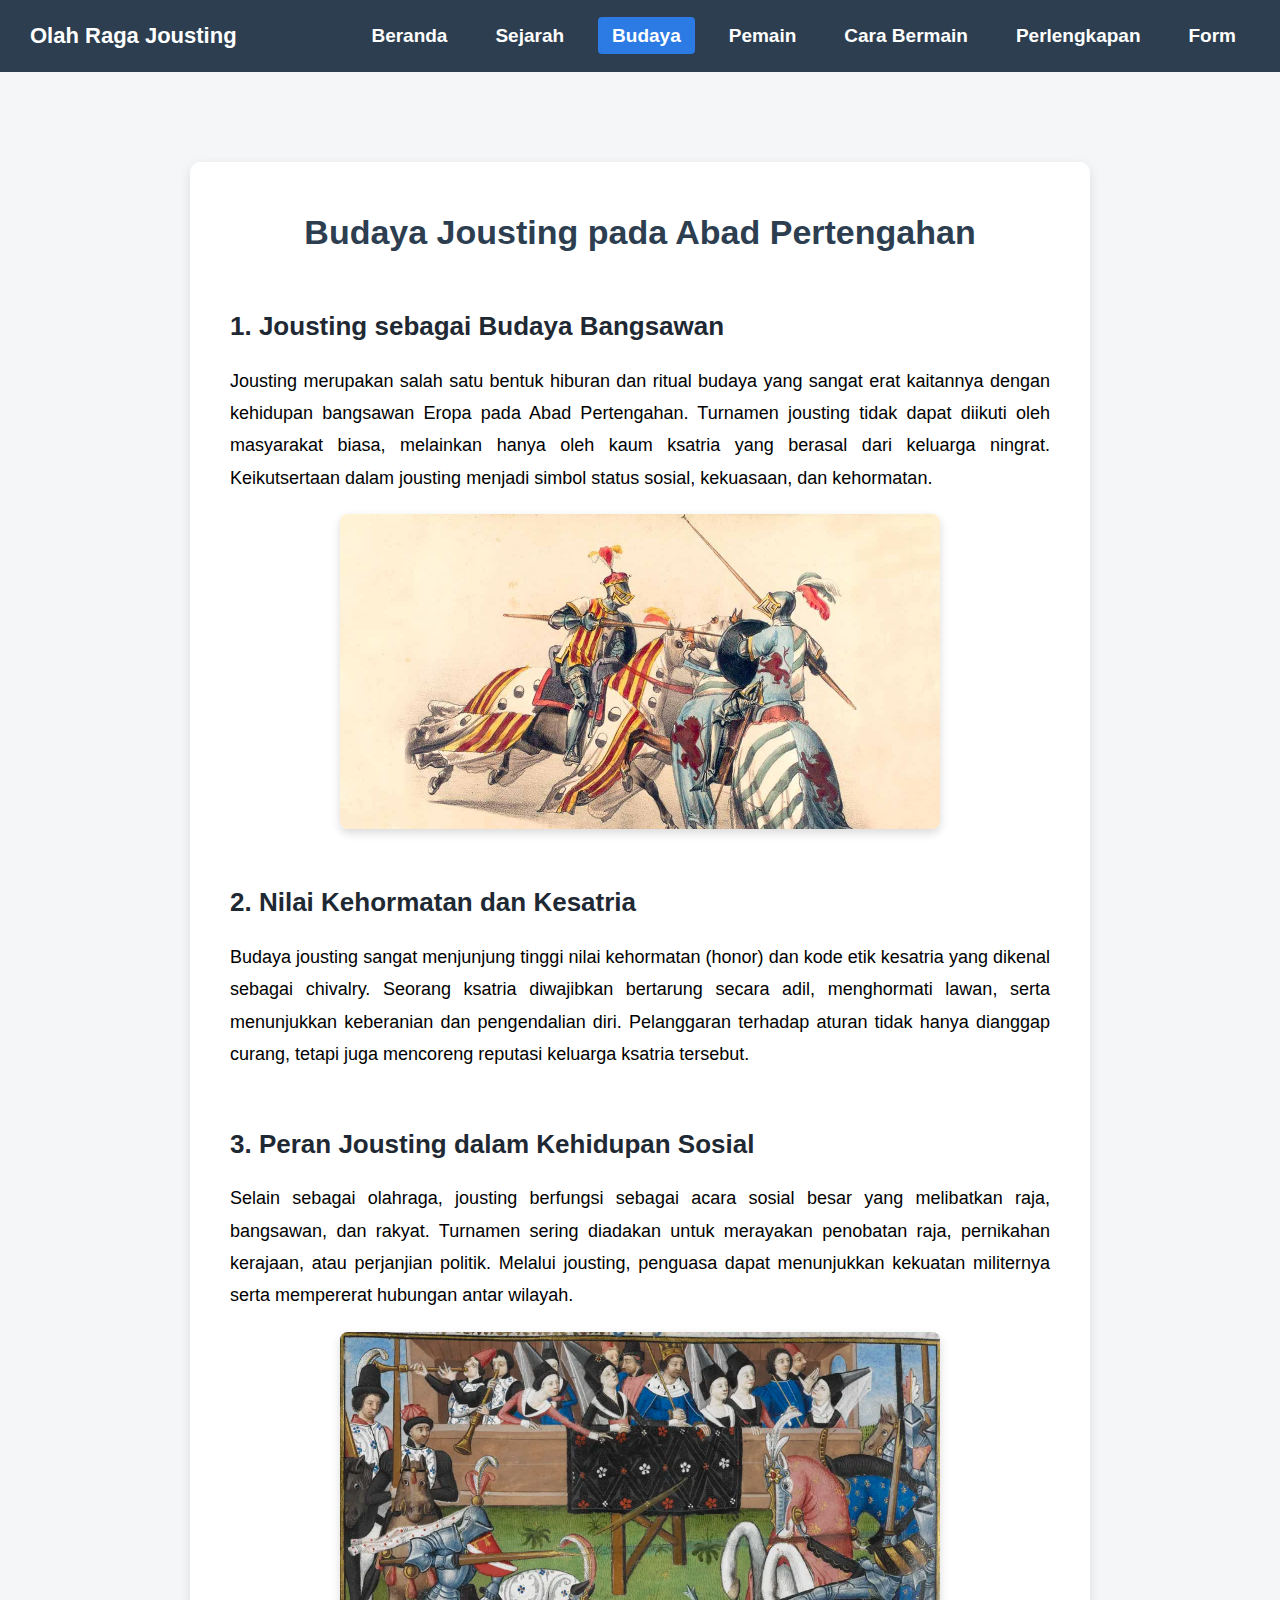
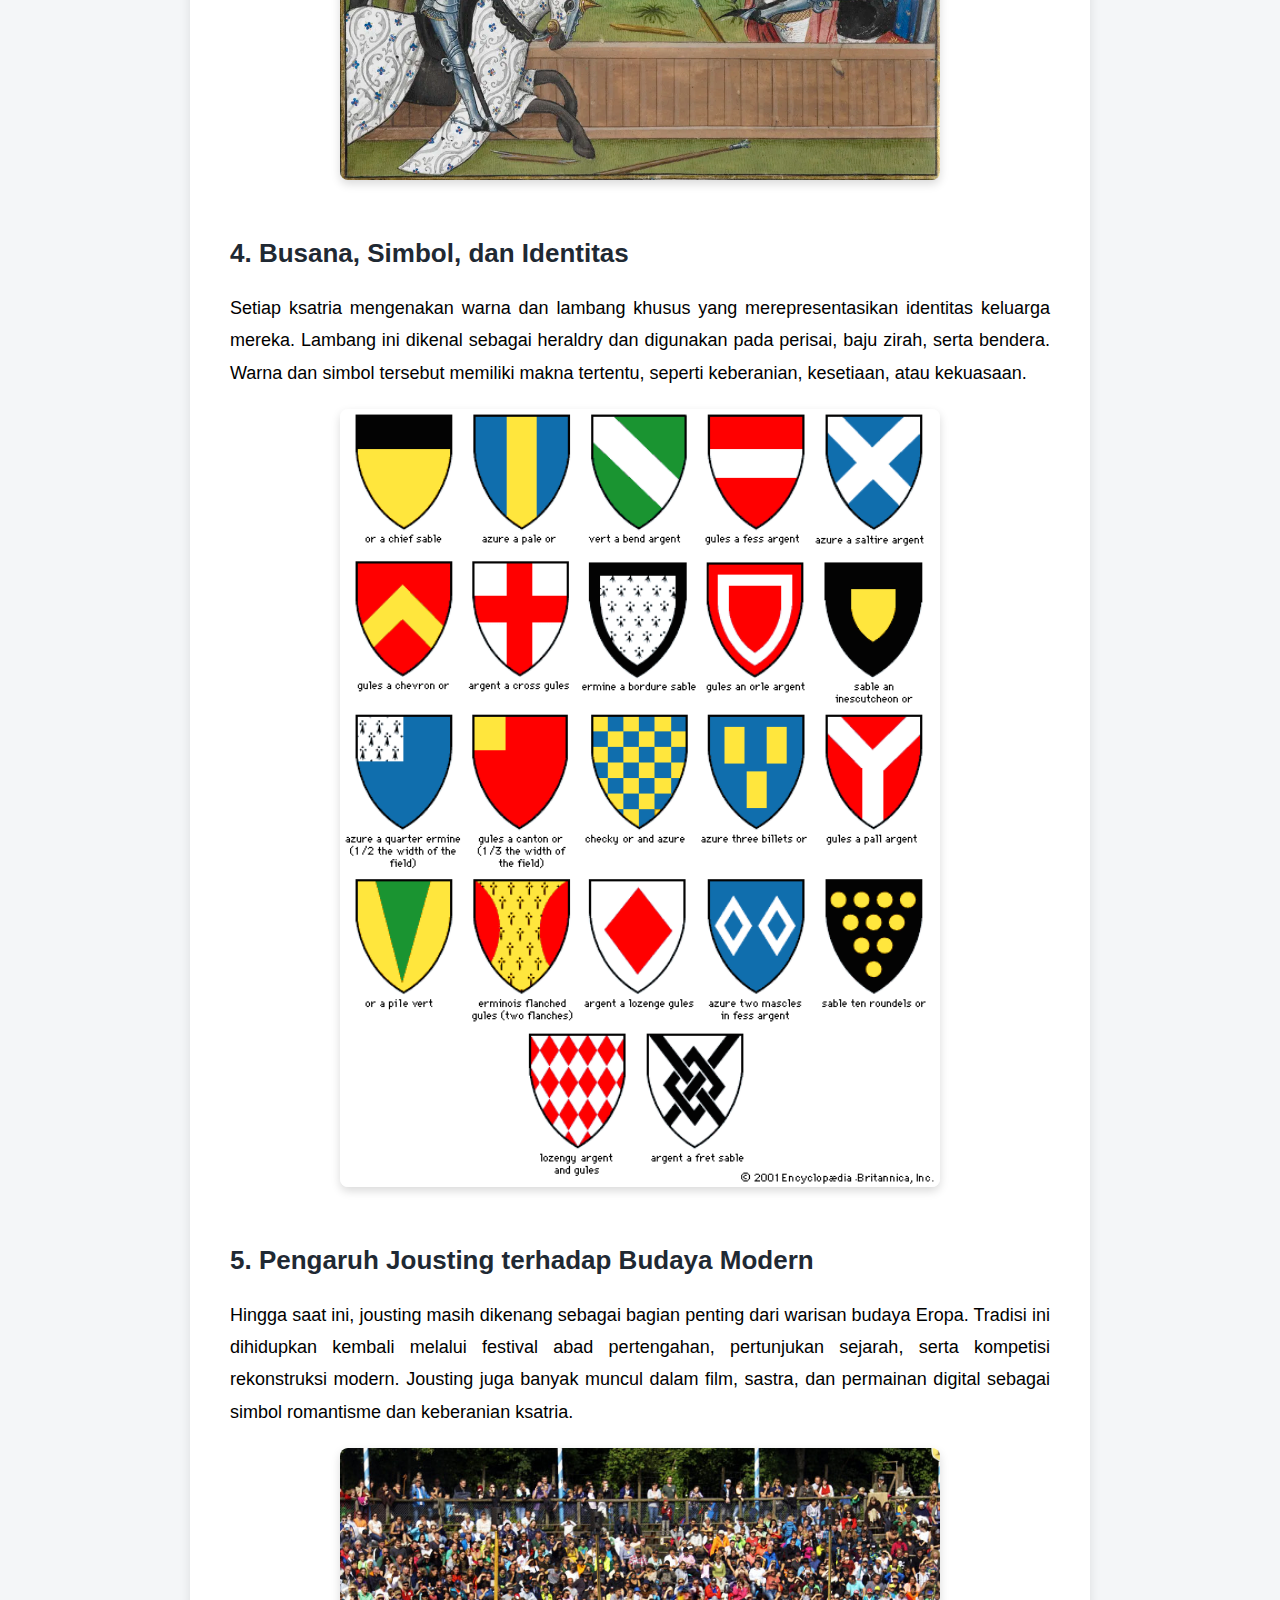
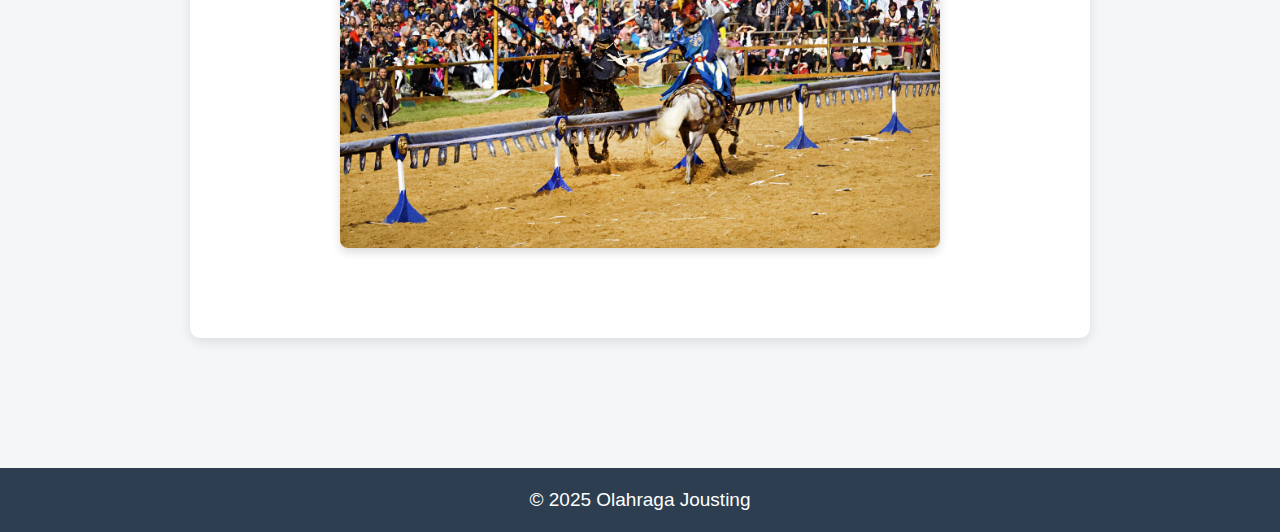
<file: navbar/budaya.html>
<!DOCTYPE html>
<html lang="id">
<head>
  <meta charset="UTF-8">
  <meta name="author" content="Bryan Ranindito Prevalno">
  <meta name="keywords" content="HTML,belajar">
  <meta name="description" content="pembelajaran HTML">
  <title>Olah Raga Jousting</title>
  <link rel="stylesheet" href="../style.css">
</head>

<body>

  
  <header>
    <nav class="navbar">
      <div class="logo"> <h2>Olah Raga Jousting</h2></div>
      <ul class="nav-links">
       <li><a href="../index.html" >Beranda</a></li>
       <li><a href="Sejarah.html">Sejarah</a></li>
       <li><a href="budaya.html"class="active">Budaya</a></li>
        <li><a href="pemain.html">Pemain</a></li>
        <li><a href="cara bermain.html">Cara Bermain</a></li>
        <li><a href="perlengkapan.html">Perlengkapan</a></li>
        <li><a href="Form.html">Form</a></li>      
        </ul>
    </nav>
  </header>
<main>
<section class="content budaya">
  <h1 class="judul-halaman">Budaya Jousting pada Abad Pertengahan</h1>

  <section class="budaya-section">
    <h2>1. Jousting sebagai Budaya Bangsawan</h2>
    <p>
      Jousting merupakan salah satu bentuk hiburan dan ritual budaya yang sangat erat
      kaitannya dengan kehidupan bangsawan Eropa pada Abad Pertengahan. Turnamen jousting
      tidak dapat diikuti oleh masyarakat biasa, melainkan hanya oleh kaum ksatria yang
      berasal dari keluarga ningrat. Keikutsertaan dalam jousting menjadi simbol status
      sosial, kekuasaan, dan kehormatan.
    </p>
    <img src="../img/jousting-medieval-illustration.jpg" alt="Ilustrasi jousting abad pertengahan">
  </section>

  <section class="budaya-section">
    <h2>2. Nilai Kehormatan dan Kesatria</h2>
    <p>
      Budaya jousting sangat menjunjung tinggi nilai kehormatan (honor) dan kode etik
      kesatria yang dikenal sebagai chivalry. Seorang ksatria diwajibkan bertarung secara
      adil, menghormati lawan, serta menunjukkan keberanian dan pengendalian diri.
      Pelanggaran terhadap aturan tidak hanya dianggap curang, tetapi juga mencoreng
      reputasi keluarga ksatria tersebut.
    </p>
  </section>

  <section class="budaya-section">
    <h2>3. Peran Jousting dalam Kehidupan Sosial</h2>
    <p>
      Selain sebagai olahraga, jousting berfungsi sebagai acara sosial besar yang
      melibatkan raja, bangsawan, dan rakyat. Turnamen sering diadakan untuk merayakan
      penobatan raja, pernikahan kerajaan, atau perjanjian politik. Melalui jousting,
      penguasa dapat menunjukkan kekuatan militernya serta mempererat hubungan antar
      wilayah.
    </p>
    <img src="../img/medieval-tournament-crowd.jpg" alt="Turnamen jousting dan penonton">
  </section>

  <section class="budaya-section">
    <h2>4. Busana, Simbol, dan Identitas</h2>
    <p>
      Setiap ksatria mengenakan warna dan lambang khusus yang merepresentasikan identitas
      keluarga mereka. Lambang ini dikenal sebagai heraldry dan digunakan pada perisai,
      baju zirah, serta bendera. Warna dan simbol tersebut memiliki makna tertentu, seperti
      keberanian, kesetiaan, atau kekuasaan.
    </p>
    <img src="../img/heraldry-shield.jpg" alt="Contoh lambang heraldry ksatria">
  </section>

  <section class="budaya-section">
    <h2>5. Pengaruh Jousting terhadap Budaya Modern</h2>
    <p>
      Hingga saat ini, jousting masih dikenang sebagai bagian penting dari warisan budaya
      Eropa. Tradisi ini dihidupkan kembali melalui festival abad pertengahan, pertunjukan
      sejarah, serta kompetisi rekonstruksi modern. Jousting juga banyak muncul dalam
      film, sastra, dan permainan digital sebagai simbol romantisme dan keberanian ksatria.
    </p>
    <img src="../img/modern-jousting-festival.jpg" alt="Reenactment jousting modern">
  </section>
</section>
</main>
<footer class="footer">
  <p>&copy; 2025 Olahraga Jousting</p>
</footer>

</body>
</file>
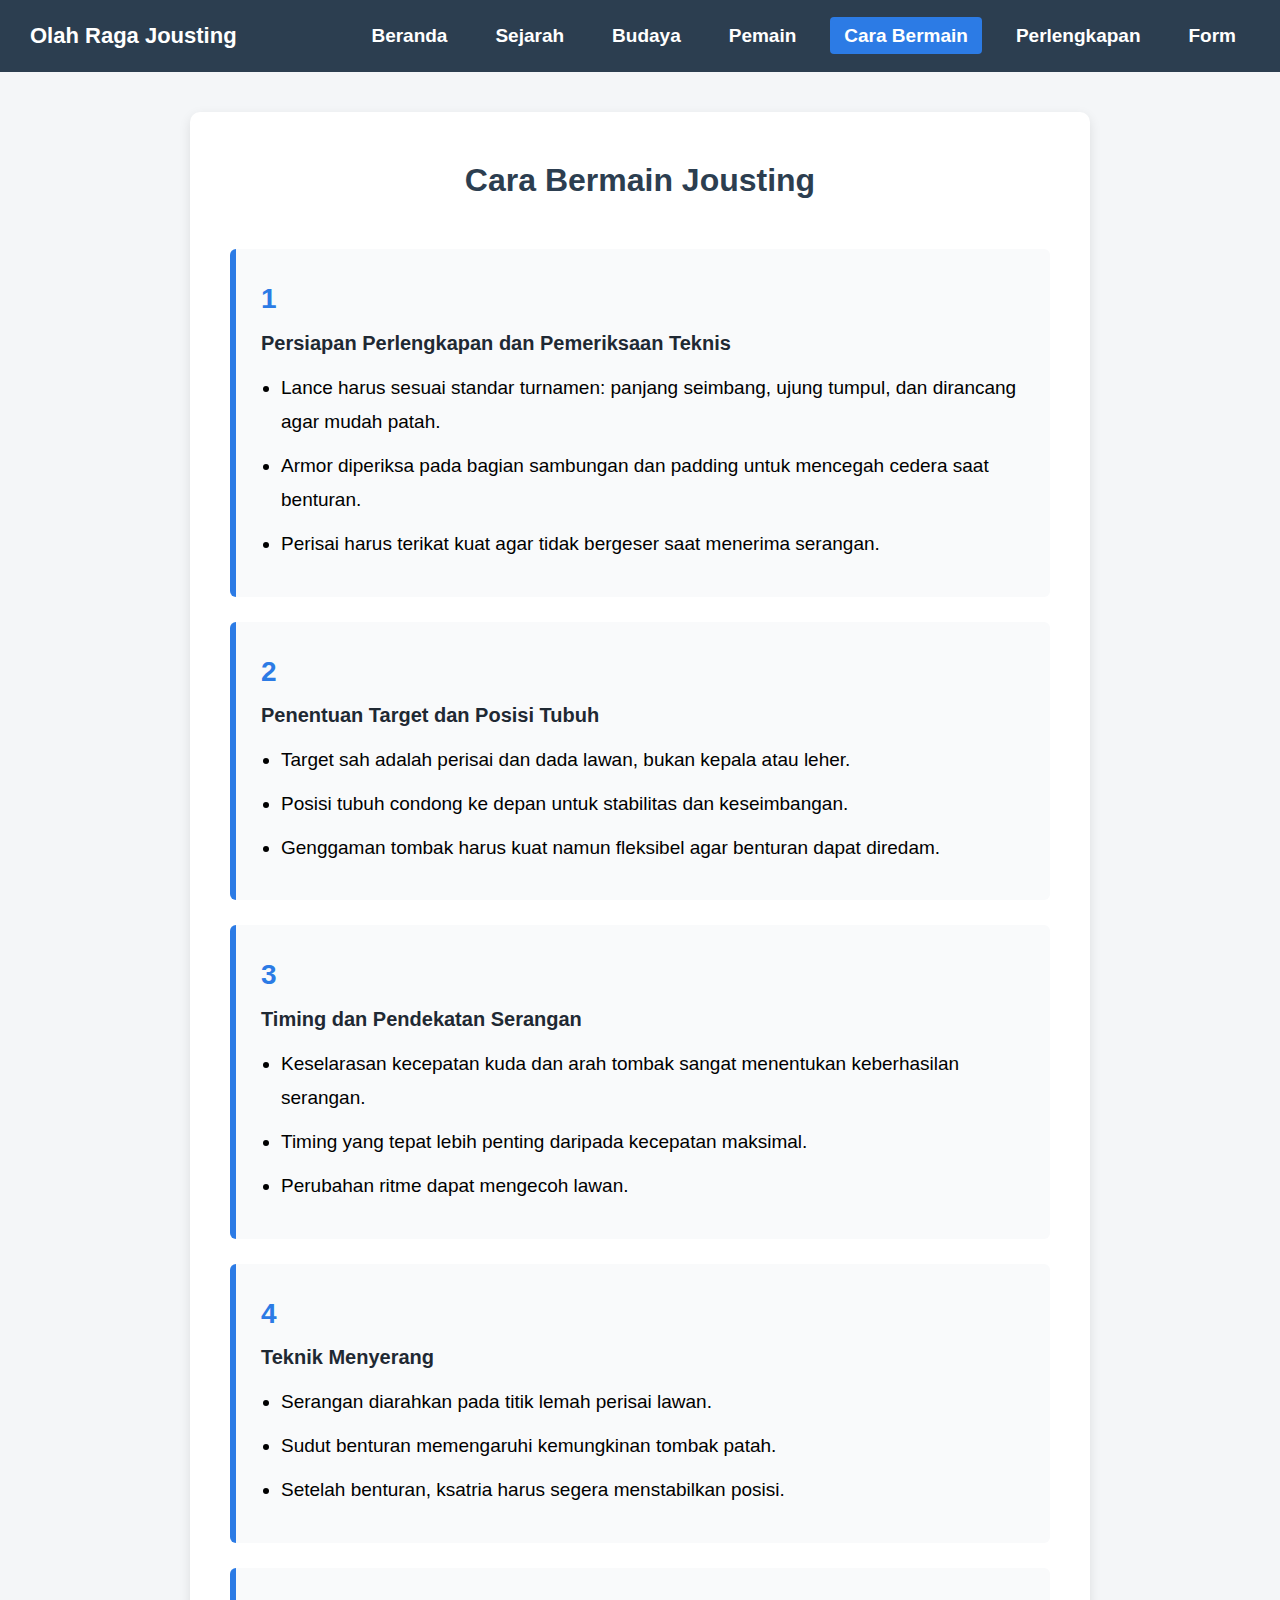
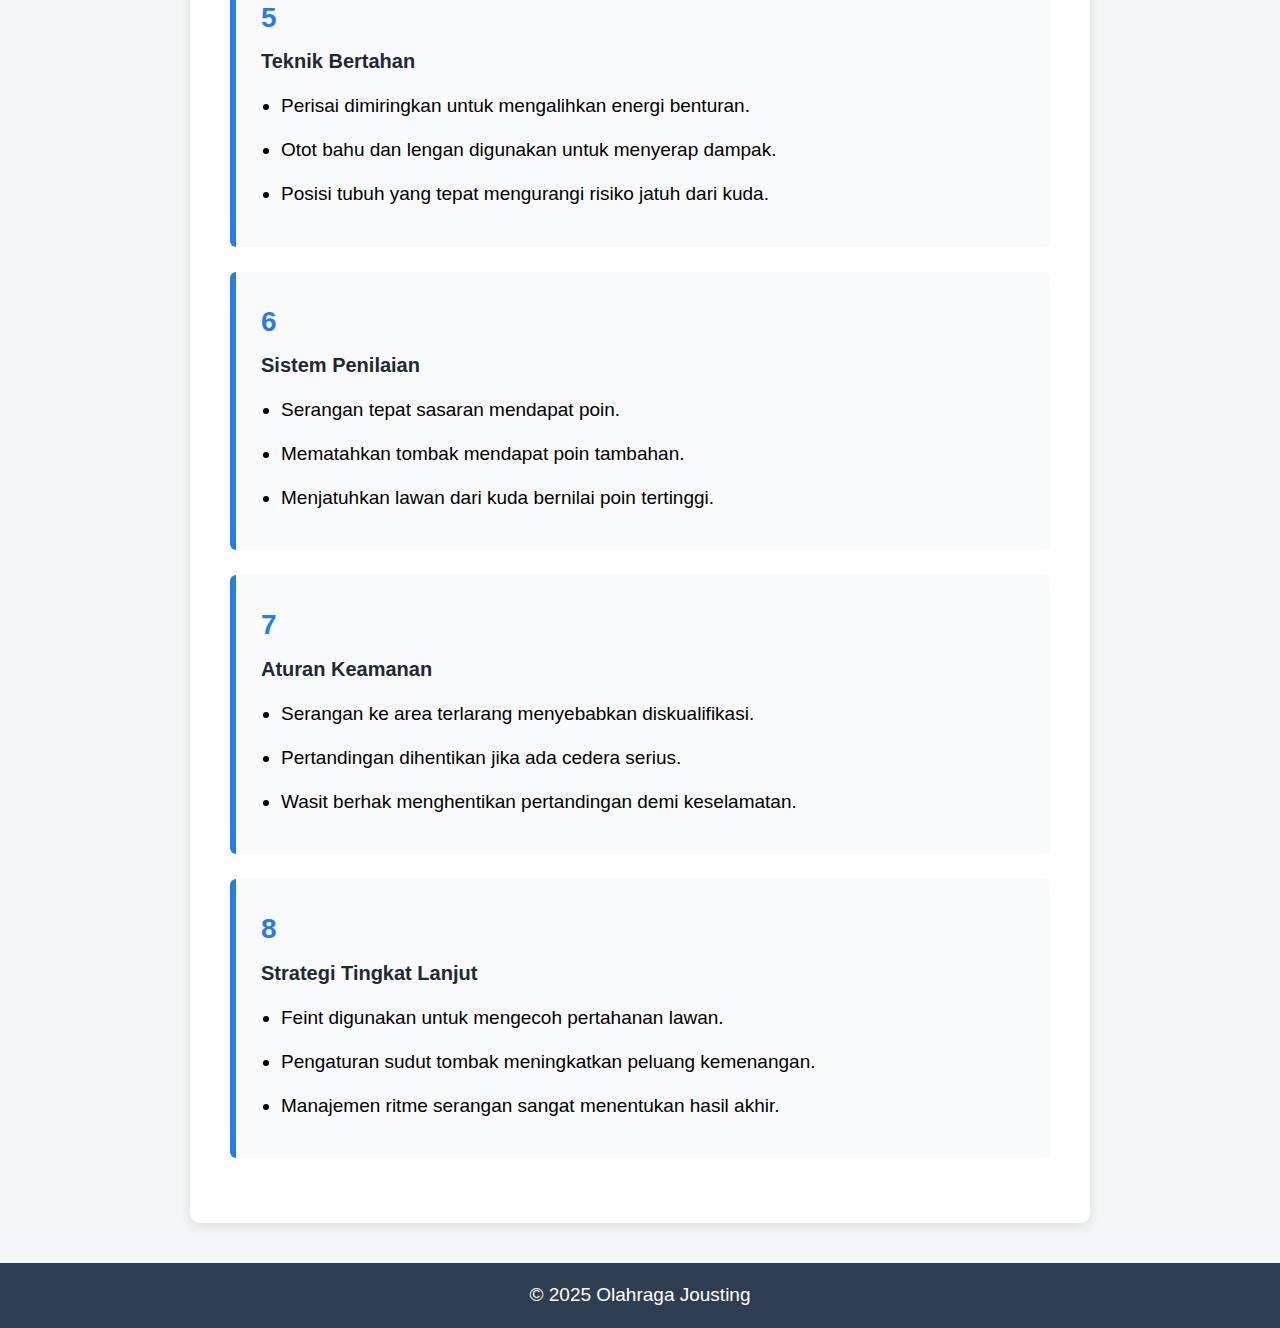
<file: navbar/cara bermain.html>
<!DOCTYPE html>
<html lang="id">
<head>
  <meta charset="UTF-8">
  <meta name="author" content="Bryan Ranindito Prevalno">
  <meta name="keywords" content="HTML, Jousting">
  <meta name="description" content="Cara Bermain Olahraga Jousting">
  <title>Cara Bermain Jousting</title>
  <link rel="stylesheet" href="../style.css">
</head>

<body>

<header>
  <nav class="navbar">
    <div class="logo">
      <h2>Olah Raga Jousting</h2>
    </div>
    <ul class="nav-links">
       <li><a href="../index.html" >Beranda</a></li>
       <li><a href="Sejarah.html">Sejarah</a></li>
       <li><a href="budaya.html">Budaya</a></li>
        <li><a href="pemain.html">Pemain</a></li>
        <li><a href="cara bermain.html"class="active">Cara Bermain</a></li>
        <li><a href="perlengkapan.html">Perlengkapan</a></li>
        <li><a href="Form.html">Form</a></li>      
    </ul>
  </nav>
</header>

<main class="content">

  <h2 id="carabermain">Cara Bermain Jousting</h2>

  <ol>
    <li>
      <strong>Persiapan Perlengkapan dan Pemeriksaan Teknis</strong>
      <ol>
        <li>Lance harus sesuai standar turnamen: panjang seimbang, ujung tumpul, dan dirancang agar mudah patah.</li>
        <li>Armor diperiksa pada bagian sambungan dan padding untuk mencegah cedera saat benturan.</li>
        <li>Perisai harus terikat kuat agar tidak bergeser saat menerima serangan.</li>
      </ol>
    </li>

    <li>
      <strong>Penentuan Target dan Posisi Tubuh</strong>
      <ol>
        <li>Target sah adalah perisai dan dada lawan, bukan kepala atau leher.</li>
        <li>Posisi tubuh condong ke depan untuk stabilitas dan keseimbangan.</li>
        <li>Genggaman tombak harus kuat namun fleksibel agar benturan dapat diredam.</li>
      </ol>
    </li>

    <li>
      <strong>Timing dan Pendekatan Serangan</strong>
      <ol>
        <li>Keselarasan kecepatan kuda dan arah tombak sangat menentukan keberhasilan serangan.</li>
        <li>Timing yang tepat lebih penting daripada kecepatan maksimal.</li>
        <li>Perubahan ritme dapat mengecoh lawan.</li>
      </ol>
    </li>

    <li>
      <strong>Teknik Menyerang</strong>
      <ol>
        <li>Serangan diarahkan pada titik lemah perisai lawan.</li>
        <li>Sudut benturan memengaruhi kemungkinan tombak patah.</li>
        <li>Setelah benturan, ksatria harus segera menstabilkan posisi.</li>
      </ol>
    </li>

    <li>
      <strong>Teknik Bertahan</strong>
      <ol>
        <li>Perisai dimiringkan untuk mengalihkan energi benturan.</li>
        <li>Otot bahu dan lengan digunakan untuk menyerap dampak.</li>
        <li>Posisi tubuh yang tepat mengurangi risiko jatuh dari kuda.</li>
      </ol>
    </li>

    <li>
      <strong>Sistem Penilaian</strong>
      <ol>
        <li>Serangan tepat sasaran mendapat poin.</li>
        <li>Mematahkan tombak mendapat poin tambahan.</li>
        <li>Menjatuhkan lawan dari kuda bernilai poin tertinggi.</li>
      </ol>
    </li>

    <li>
      <strong>Aturan Keamanan</strong>
      <ol>
        <li>Serangan ke area terlarang menyebabkan diskualifikasi.</li>
        <li>Pertandingan dihentikan jika ada cedera serius.</li>
        <li>Wasit berhak menghentikan pertandingan demi keselamatan.</li>
      </ol>
    </li>

    <li>
      <strong>Strategi Tingkat Lanjut</strong>
      <ol>
        <li>Feint digunakan untuk mengecoh pertahanan lawan.</li>
        <li>Pengaturan sudut tombak meningkatkan peluang kemenangan.</li>
        <li>Manajemen ritme serangan sangat menentukan hasil akhir.</li>
      </ol>
    </li>
  </ol>

</main>

<footer class="footer">
  <p>&copy; 2025 Olahraga Jousting</p>
</footer>

</body>
</html>
</file>
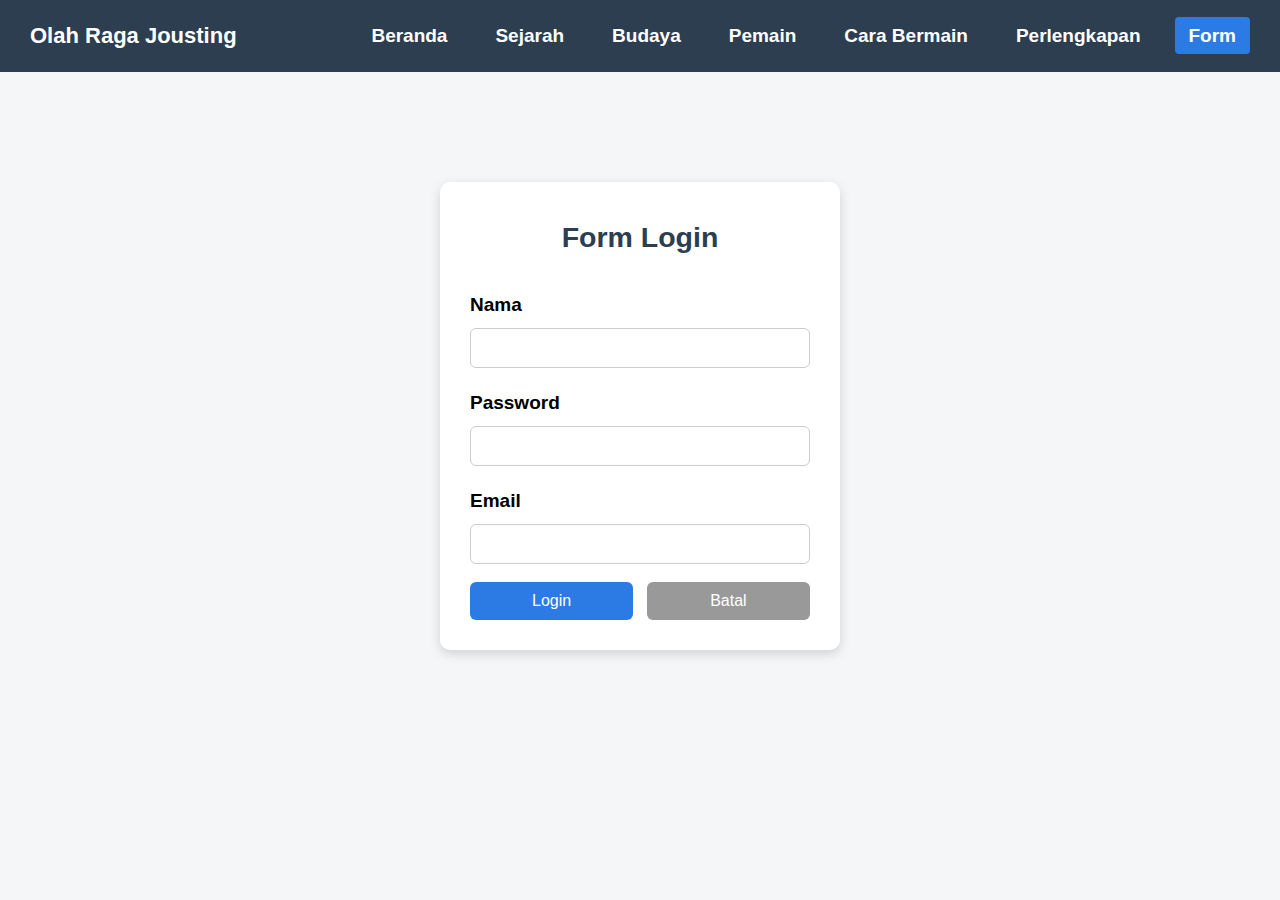
<file: navbar/Form.html>
<!DOCTYPE html>
<html lang="id">
<head>
  <meta charset="UTF-8">
  <meta name="author" content="Bryan Ranindito Prevalno">
  <meta name="keywords" content="HTML,belajar">
  <meta name="description" content="pembelajaran HTML">
  <title>Olah Raga Jousting</title>
  <link rel="stylesheet" href="../style.css">
</head>

<body>

  
  <header>
    <nav class="navbar">
      <div class="logo"> <h2>Olah Raga Jousting</h2></div>
      <ul class="nav-links">
       <li><a href="../index.html" >Beranda</a></li>
       <li><a href="Sejarah.html">Sejarah</a></li>
       <li><a href="budaya.html">Budaya</a></li>
        <li><a href="pemain.html">Pemain</a></li>
        <li><a href="cara bermain.html">Cara Bermain</a></li>
        <li><a href="perlengkapan.html">Perlengkapan</a></li>
        <li><a href="Form.html"class="active">Form</a></li>      
      </ul>
    </nav>
  </header>

 <main>
  <div class="form-container">
    <h2>Form Login</h2>

<form onsubmit="return validasiLogin()">
  <label>Nama</label>
  <input type="text" id="nama">

  <label>Password</label>
  <input type="password" id="password">

  <label>Email</label>
  <input type="email" id="email">

  <div class="form-button">
    <input type="submit" value="Login">
    <input type="reset" value="Batal">
  </div>
</form>

  </div>
  <script>
function validasiLogin() {
  var nama = document.getElementById("nama").value;
  var password = document.getElementById("password").value;
  var email = document.getElementById("email").value;

  if (nama === "" || password === "" || email === "") {
    alert("Semua data harus diisi!");
    return false;
  } else {
    alert("Login berhasil!");
    window.location.href = "../index.html"; 
    return false;
  }
}
</script>

</main>
</body>
</html>
</file>
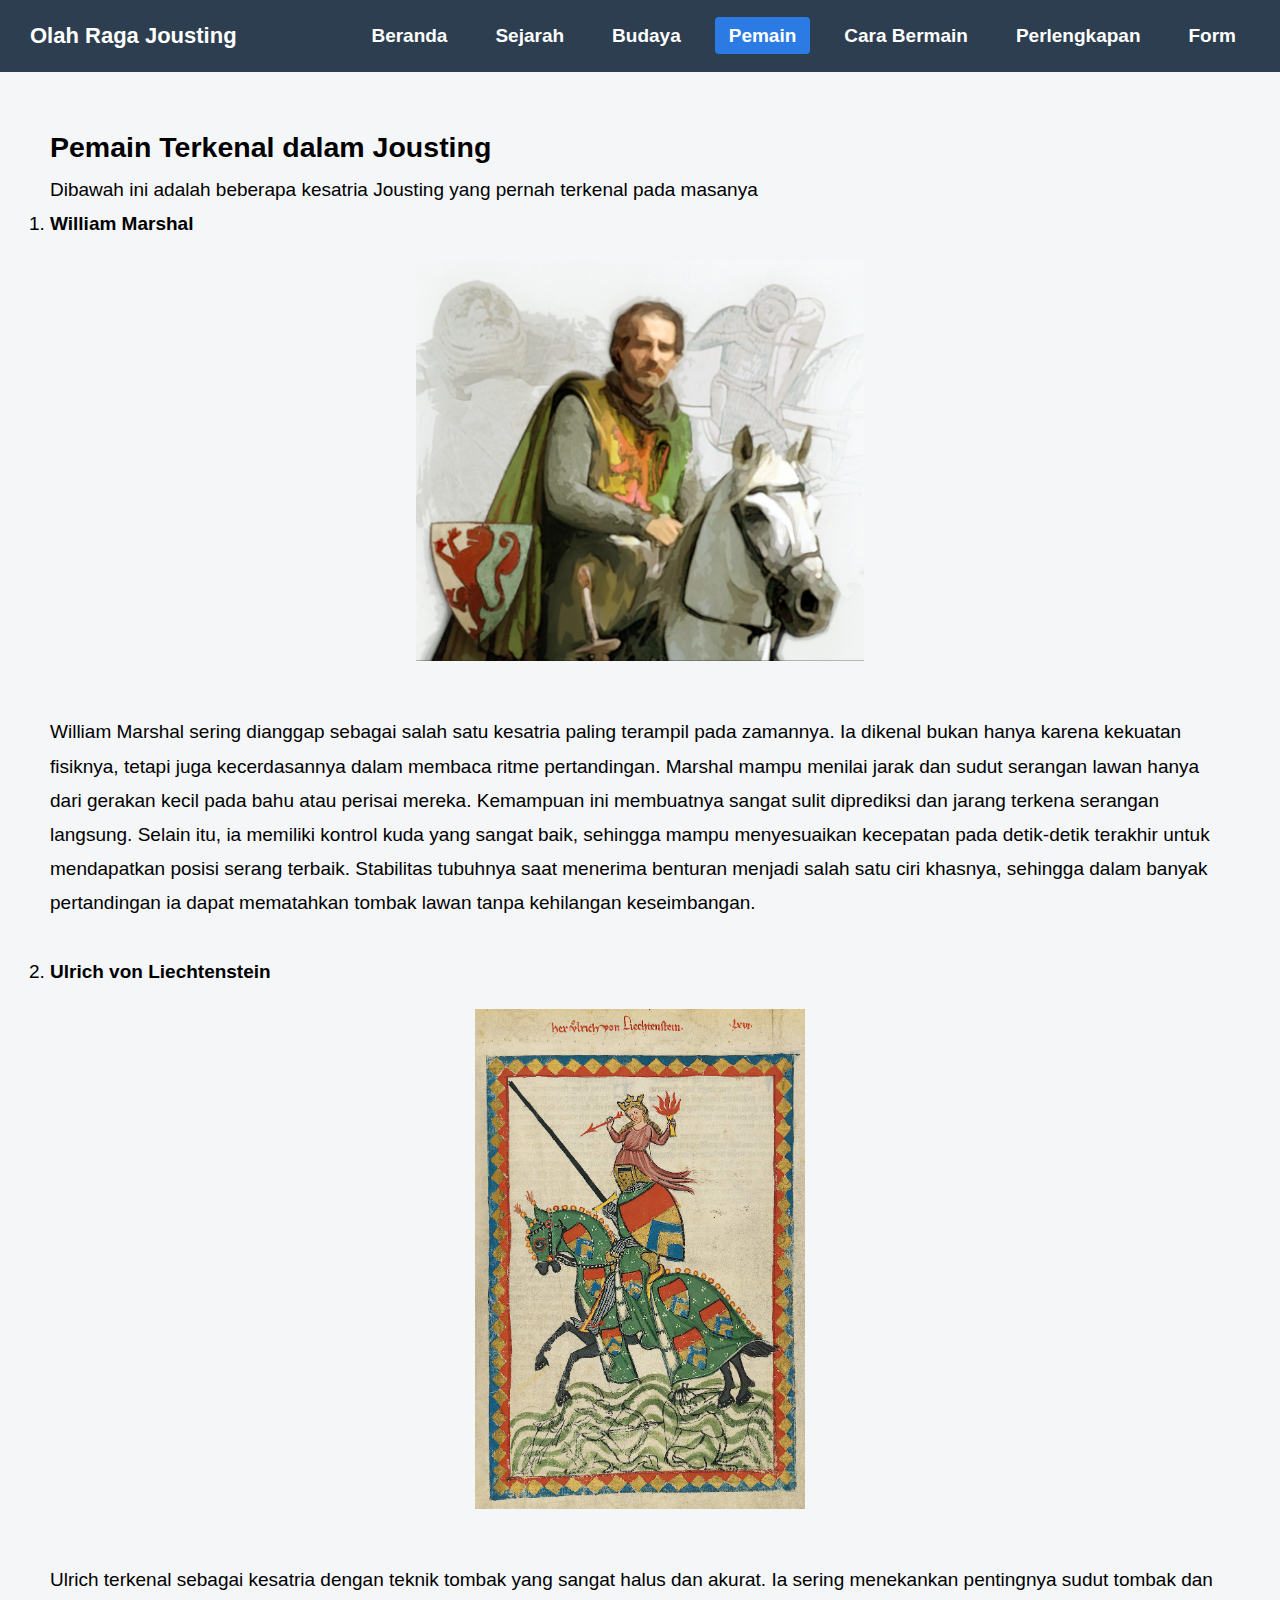
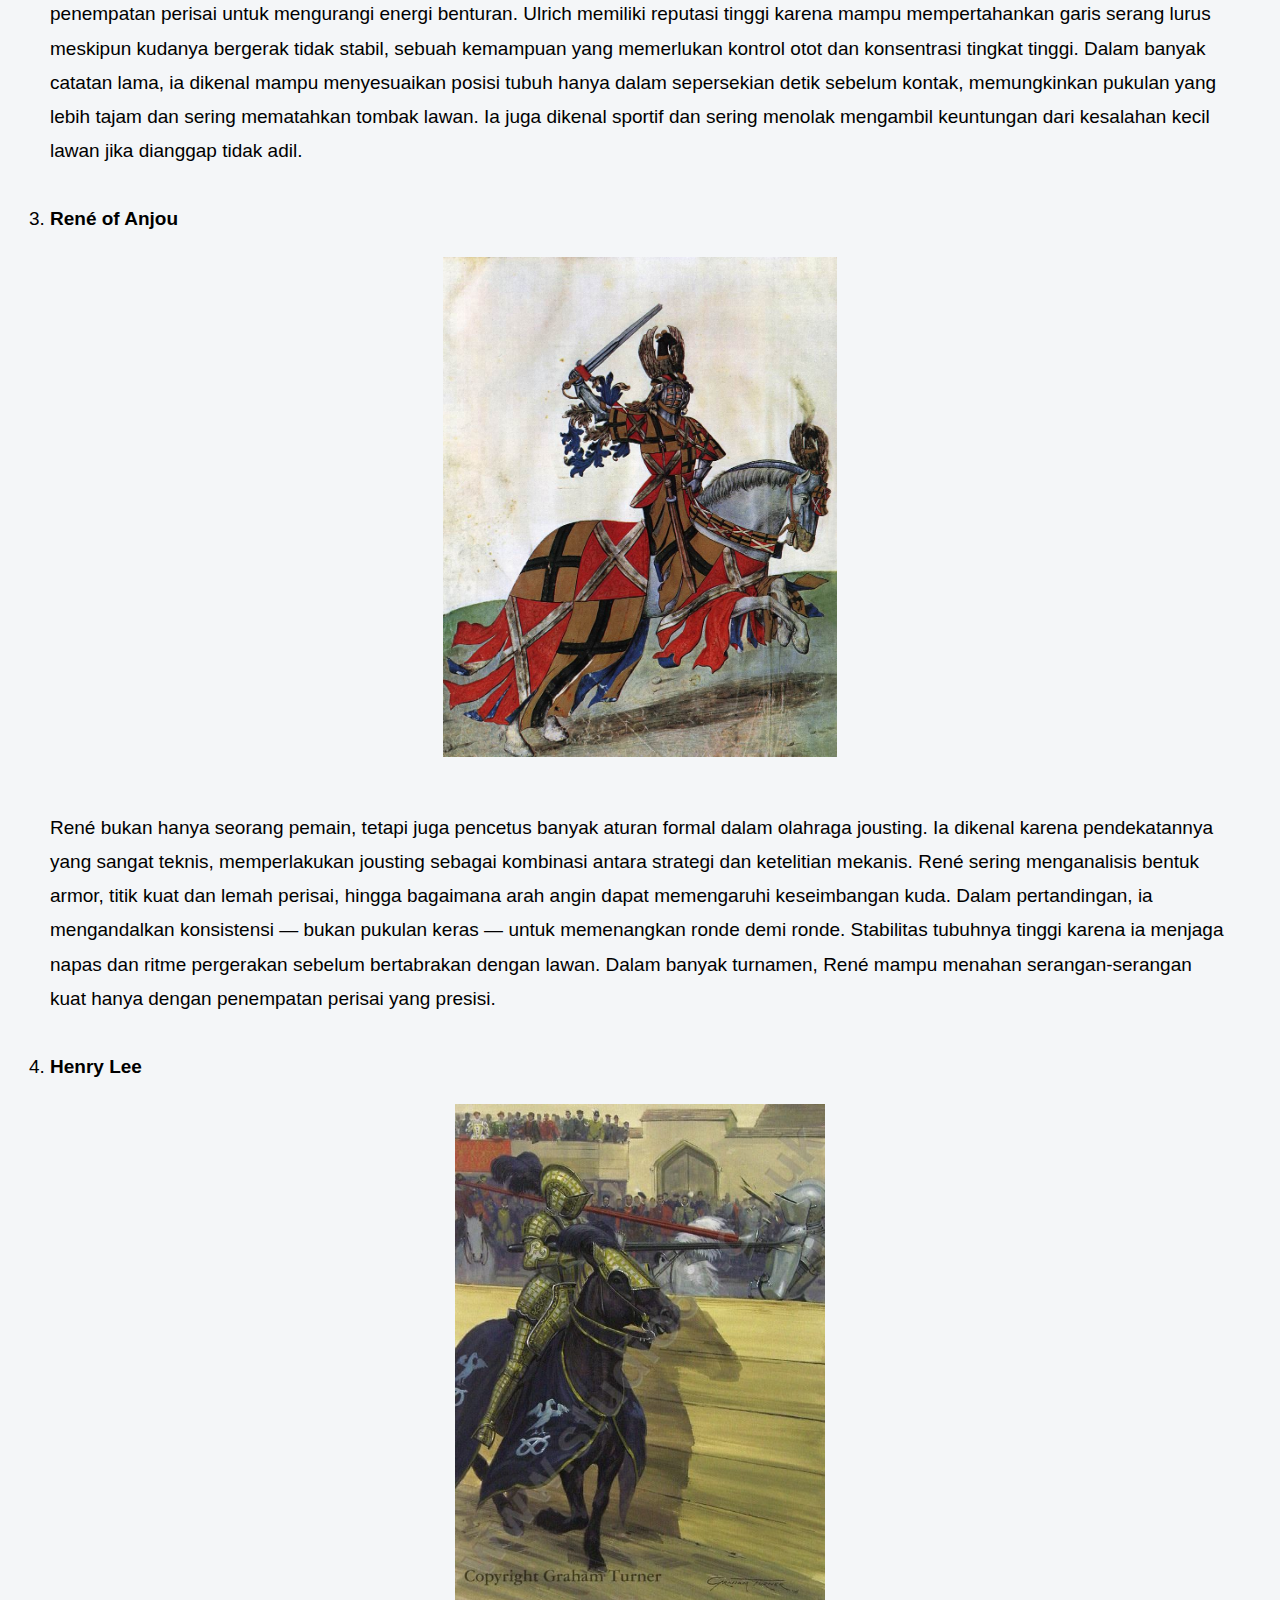
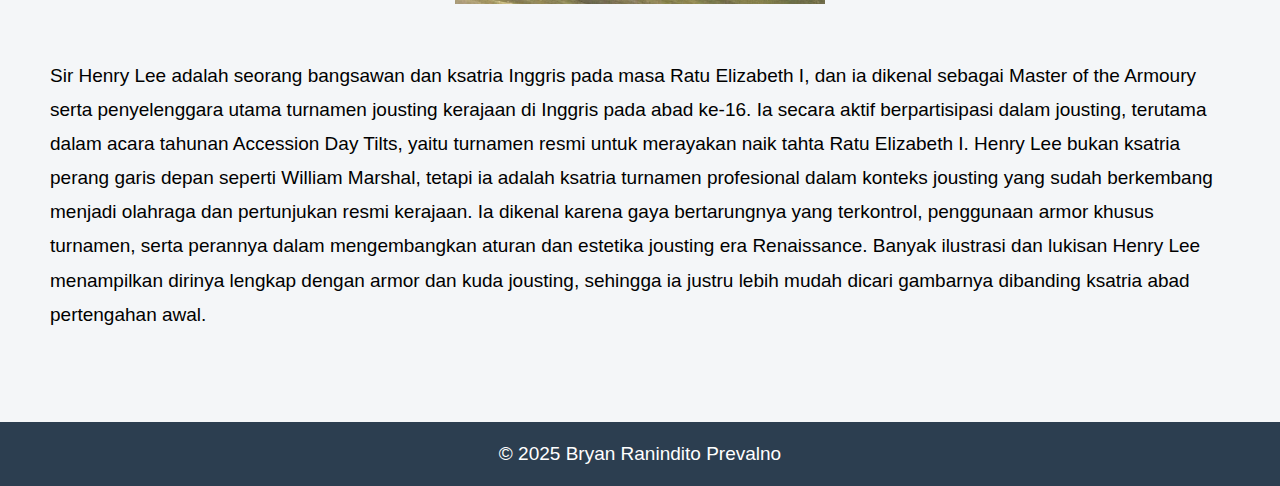
<file: navbar/pemain.html>
<!DOCTYPE html>
<html lang="id">
<head>
  <meta charset="UTF-8">
  <meta name="author" content="Bryan Ranindito Prevalno">
  <meta name="keywords" content="HTML,belajar">
  <meta name="description" content="pembelajaran HTML">
  <title>Olah Raga Jousting</title>
  <link rel="stylesheet" href="../style.css">
</head>

<body>

  <header>
    <nav class="navbar">
      <div class="logo"> <h2>Olah Raga Jousting</h2></div>
      <ul class="nav-links">
       <li><a href="../index.html" >Beranda</a></li>
       <li><a href="Sejarah.html">Sejarah</a></li>
       <li><a href="budaya.html">Budaya</a></li>
        <li><a href="pemain.html"class="active">Pemain</a></li>
        <li><a href="cara bermain.html">Cara Bermain</a></li>
        <li><a href="perlengkapan.html">Perlengkapan</a></li>
        <li><a href="Form.html">Form</a></li>      
      </ul>
    </nav>
  </header>
<main>
<h2 id="pemain">Pemain Terkenal dalam Jousting</h2>
<P>Dibawah ini adalah beberapa kesatria Jousting yang pernah terkenal pada masanya</P>
<ol>
  <li>
    <strong>William Marshal</strong>
    <br><img src="../img/william.jpg"  height ="400px"><br>
    <p>
      William Marshal sering dianggap sebagai salah satu kesatria paling terampil pada zamannya. Ia dikenal bukan hanya karena kekuatan fisiknya, tetapi juga kecerdasannya dalam membaca ritme pertandingan. Marshal mampu menilai jarak dan sudut serangan lawan hanya dari gerakan kecil pada bahu atau perisai mereka. Kemampuan ini membuatnya sangat sulit diprediksi dan jarang terkena serangan langsung. Selain itu, ia memiliki kontrol kuda yang sangat baik, sehingga mampu menyesuaikan kecepatan pada detik-detik terakhir untuk mendapatkan posisi serang terbaik. Stabilitas tubuhnya saat menerima benturan menjadi salah satu ciri khasnya, sehingga dalam banyak pertandingan ia dapat mematahkan tombak lawan tanpa kehilangan keseimbangan.
    </p>
  </li>
<br>
  <li>
    <strong>Ulrich von Liechtenstein</strong>
        <br><img src="../img/ulrich.jpg"height ="500px"><br>
    <p>
      Ulrich terkenal sebagai kesatria dengan teknik tombak yang sangat halus dan akurat. Ia sering menekankan pentingnya sudut tombak dan penempatan perisai untuk mengurangi energi benturan. Ulrich memiliki reputasi tinggi karena mampu mempertahankan garis serang lurus meskipun kudanya bergerak tidak stabil, sebuah kemampuan yang memerlukan kontrol otot dan konsentrasi tingkat tinggi. Dalam banyak catatan lama, ia dikenal mampu menyesuaikan posisi tubuh hanya dalam sepersekian detik sebelum kontak, memungkinkan pukulan yang lebih tajam dan sering mematahkan tombak lawan. Ia juga dikenal sportif dan sering menolak mengambil keuntungan dari kesalahan kecil lawan jika dianggap tidak adil.
    </p>
  </li>
<br>
  <li>
    <strong>René of Anjou</strong>
     <br><img src="../img/rene.jpg"height ="500px"><br>
    <p>
      René bukan hanya seorang pemain, tetapi juga pencetus banyak aturan formal dalam olahraga jousting. Ia dikenal karena pendekatannya yang sangat teknis, memperlakukan jousting sebagai kombinasi antara strategi dan ketelitian mekanis. René sering menganalisis bentuk armor, titik kuat dan lemah perisai, hingga bagaimana arah angin dapat memengaruhi keseimbangan kuda. Dalam pertandingan, ia mengandalkan konsistensi — bukan pukulan keras — untuk memenangkan ronde demi ronde. Stabilitas tubuhnya tinggi karena ia menjaga napas dan ritme pergerakan sebelum bertabrakan dengan lawan. Dalam banyak turnamen, René mampu menahan serangan-serangan kuat hanya dengan penempatan perisai yang presisi.
    </p>
  </li>
<br>
  <li>
    <strong>Henry Lee</strong>
         <br><img src="../img/henry lee.jpg"height ="500px"><br>
    <p>
     Sir Henry Lee adalah seorang bangsawan dan ksatria Inggris pada masa Ratu Elizabeth I, dan ia dikenal sebagai Master of the Armoury serta penyelenggara utama turnamen jousting kerajaan di Inggris pada abad ke-16. Ia secara aktif berpartisipasi dalam jousting, terutama dalam acara tahunan Accession Day Tilts, yaitu turnamen resmi untuk merayakan naik tahta Ratu Elizabeth I. Henry Lee bukan ksatria perang garis depan seperti William Marshal, tetapi ia adalah ksatria turnamen profesional dalam konteks jousting yang sudah berkembang menjadi olahraga dan pertunjukan resmi kerajaan. Ia dikenal karena gaya bertarungnya yang terkontrol, penggunaan armor khusus turnamen, serta perannya dalam mengembangkan aturan dan estetika jousting era Renaissance. Banyak ilustrasi dan lukisan Henry Lee menampilkan dirinya lengkap dengan armor dan kuda jousting, sehingga ia justru lebih mudah dicari gambarnya dibanding ksatria abad pertengahan awal.</p>
  </li>
</ol></main>
  <footer class="footer">
    <p>&copy; 2025 Bryan Ranindito Prevalno</p>
  </footer>

</body>
</file>
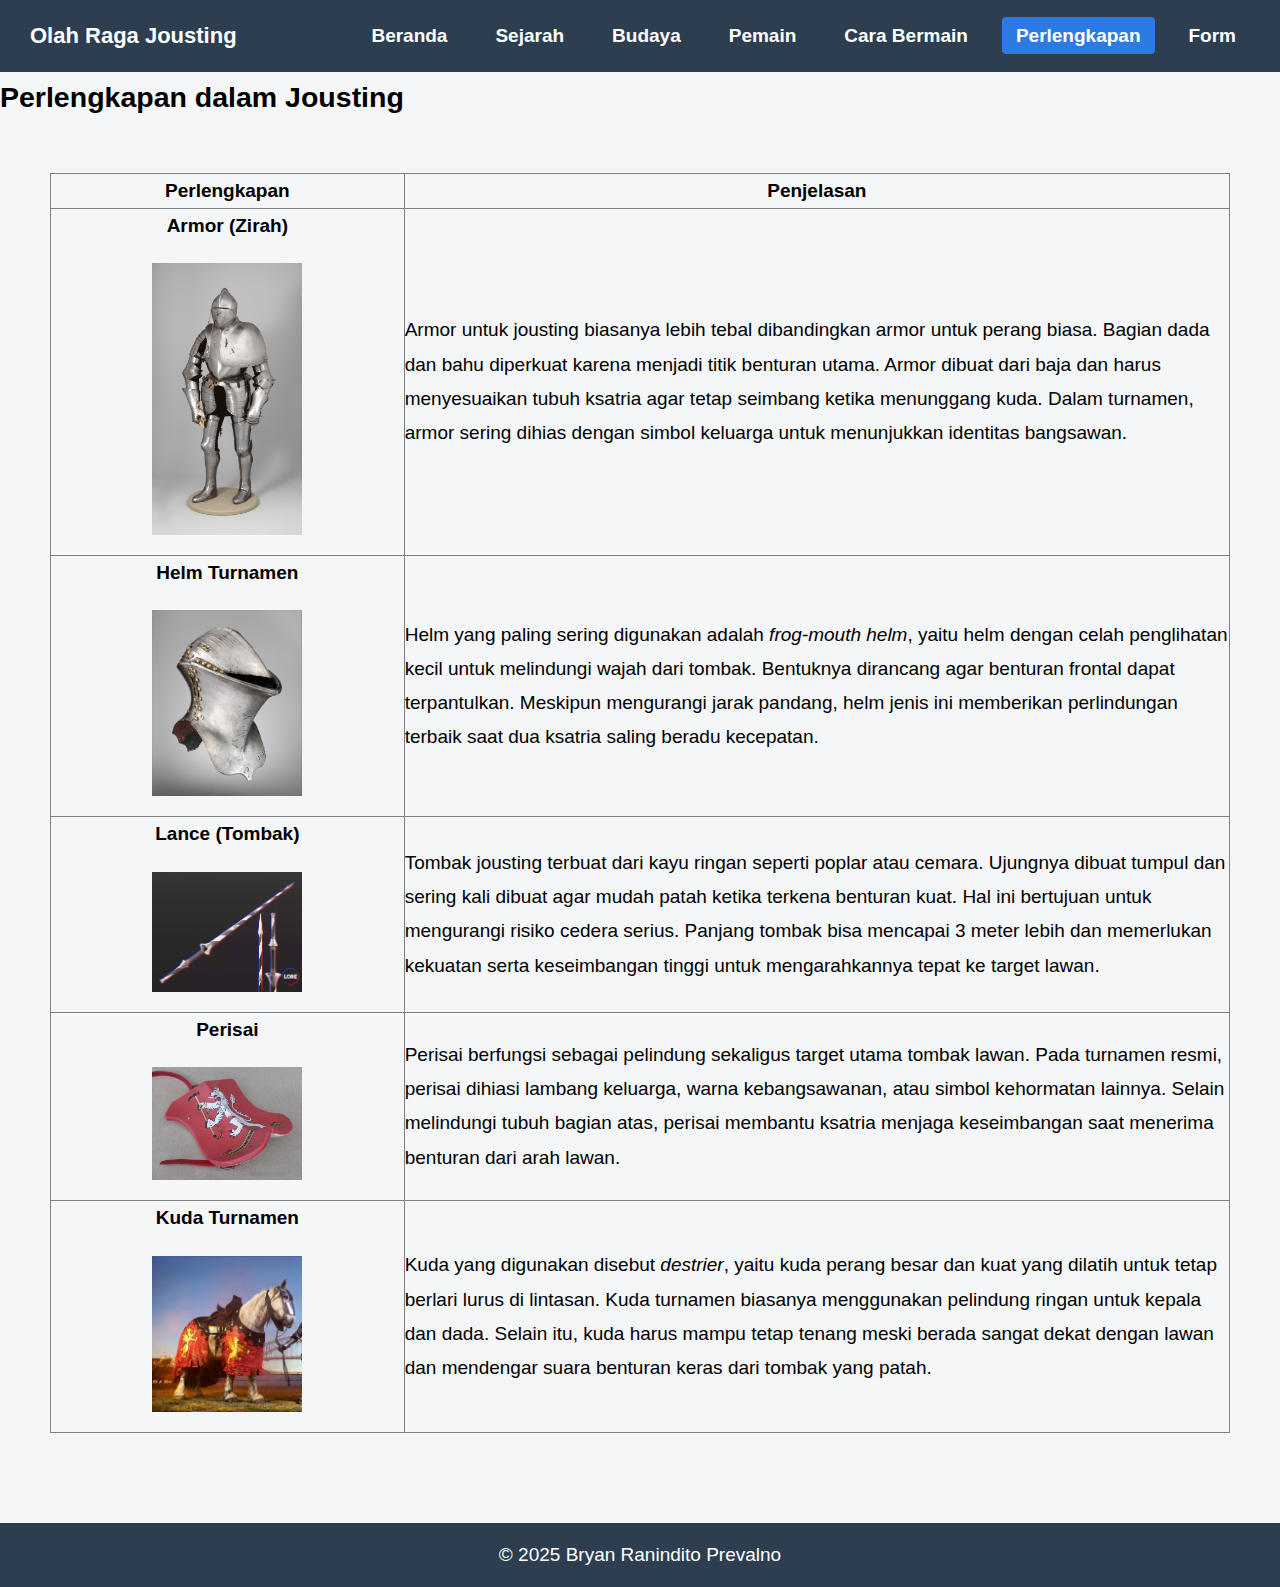
<file: navbar/perlengkapan.html>
<!DOCTYPE html>
<html lang="id">
<head>
  <meta charset="UTF-8">
  <meta name="author" content="Bryan Ranindito Prevalno">
  <meta name="keywords" content="HTML,belajar">
  <meta name="description" content="pembelajaran HTML">
  <title>Olah Raga Jousting</title>
  <link rel="stylesheet" href="../style.css">
</head>

<body>

  <header>

    <nav class="navbar">
      <div class="logo"> <h2>Olah Raga Jousting</h2></div>
      <ul class="nav-links">
       <li><a href="../index.html" >Beranda</a></li>
       <li><a href="Sejarah.html">Sejarah</a></li>
       <li><a href="budaya.html">Budaya</a></li>
        <li><a href="pemain.html">Pemain</a></li>
        <li><a href="cara bermain.html">Cara Bermain</a></li>
        <li><a href="perlengkapan.html"class="active">Perlengkapan</a></li>
        <li><a href="Form.html">Form</a></li>      
      </ul>
    </nav>    
  
  </header>

<h2 id="perlengkapan">Perlengkapan dalam Jousting</h2>  
<main>
<table border="1" cellpadding="12" cellspacing="0" style="border-collapse: collapse; width: 100%;">
  <tr>
    <th style="width: 30%;">Perlengkapan</th>
    <th style="width: 70%;">Penjelasan</th>
  </tr>


  <tr>
    <td style="text-align: center;">
      <b>Armor (Zirah)</b><br>
      <img src="../img/armor.jpg" alt="armor jousting" width="150px">
    </td>
    <td>
      Armor untuk jousting biasanya lebih tebal dibandingkan armor untuk perang biasa. Bagian dada dan bahu diperkuat karena menjadi titik benturan utama. Armor dibuat dari baja dan harus menyesuaikan tubuh ksatria agar tetap seimbang ketika menunggang kuda. Dalam turnamen, armor sering dihias dengan simbol keluarga untuk menunjukkan identitas bangsawan.
    </td>
  </tr>


  <tr>
    <td style="text-align: center;">
      <b>Helm Turnamen</b><br>
      <img src="../img/helm.jpg" alt="helm jousting" width="150px">
    </td>
    <td>
      Helm yang paling sering digunakan adalah <i>frog-mouth helm</i>, yaitu helm dengan celah penglihatan kecil untuk melindungi wajah dari tombak. Bentuknya dirancang agar benturan frontal dapat terpantulkan. Meskipun mengurangi jarak pandang, helm jenis ini memberikan perlindungan terbaik saat dua ksatria saling beradu kecepatan.
    </td>
  </tr>


  <tr>
    <td style="text-align: center;">
      <b>Lance (Tombak)</b><br>
      <img src="../img/lance.jpg" alt="tombak jousting" width="150px">
    </td>
    <td>
      Tombak jousting terbuat dari kayu ringan seperti poplar atau cemara. Ujungnya dibuat tumpul dan sering kali dibuat agar mudah patah ketika terkena benturan kuat. Hal ini bertujuan untuk mengurangi risiko cedera serius. Panjang tombak bisa mencapai 3 meter lebih dan memerlukan kekuatan serta keseimbangan tinggi untuk mengarahkannya tepat ke target lawan.
    </td>
  </tr>


  <tr>
    <td style="text-align: center;">
      <b>Perisai</b><br>
      <img src="../img/shield.jpg" alt="shield jousting" width="150px">
    </td>
    <td>
      Perisai berfungsi sebagai pelindung sekaligus target utama tombak lawan. Pada turnamen resmi, perisai dihiasi lambang keluarga, warna kebangsawanan, atau simbol kehormatan lainnya. Selain melindungi tubuh bagian atas, perisai membantu ksatria menjaga keseimbangan saat menerima benturan dari arah lawan.
    </td>
  </tr>


  <tr>
    <td style="text-align: center;">
      <b>Kuda Turnamen</b><br>
      <img src="../img/horse.jpg" alt="kuda jousting" width="150px">
    </td>
    <td>
      Kuda yang digunakan disebut <i>destrier</i>, yaitu kuda perang besar dan kuat yang dilatih untuk tetap berlari lurus di lintasan. Kuda turnamen biasanya menggunakan pelindung ringan untuk kepala dan dada. Selain itu, kuda harus mampu tetap tenang meski berada sangat dekat dengan lawan dan mendengar suara benturan keras dari tombak yang patah.
    </td>
  </tr>

</table>
</main>
  <footer class="footer">
    <p>&copy; 2025 Bryan Ranindito Prevalno</p>
  </footer>

</body>
</file>
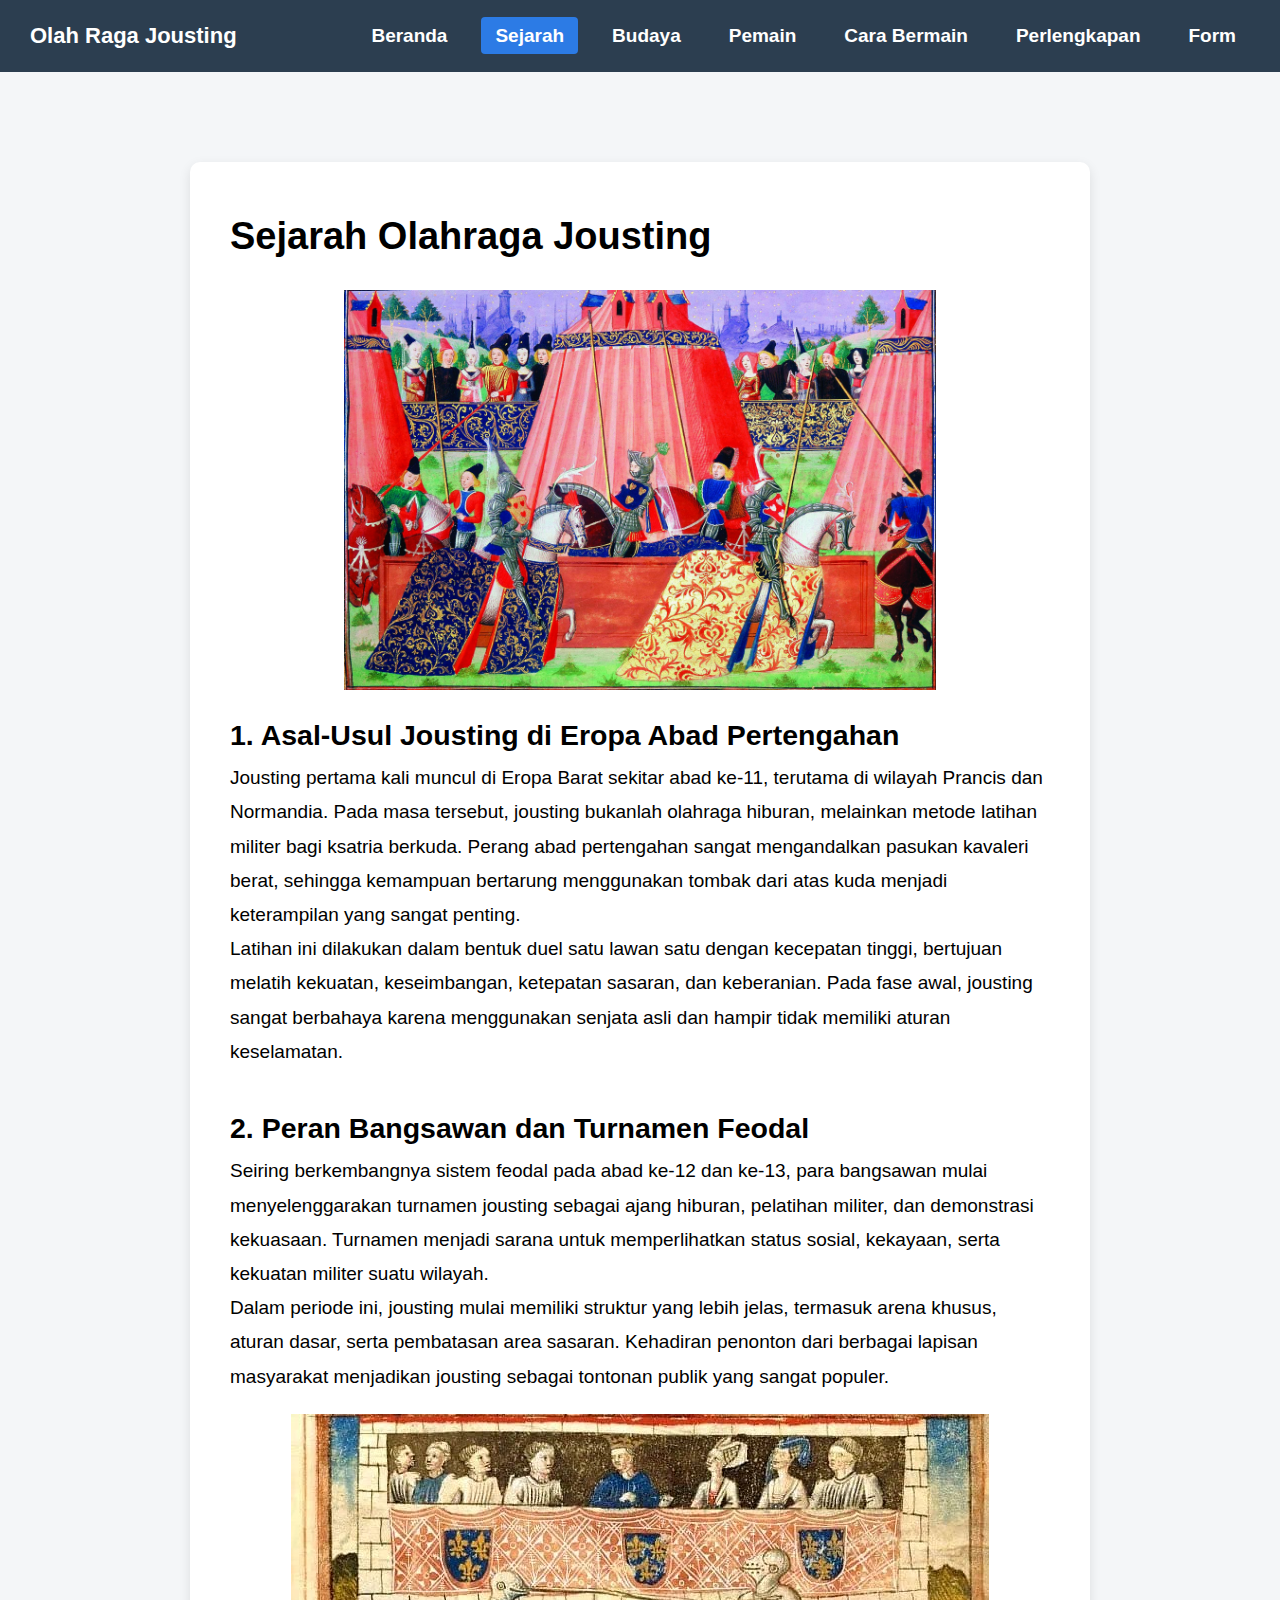
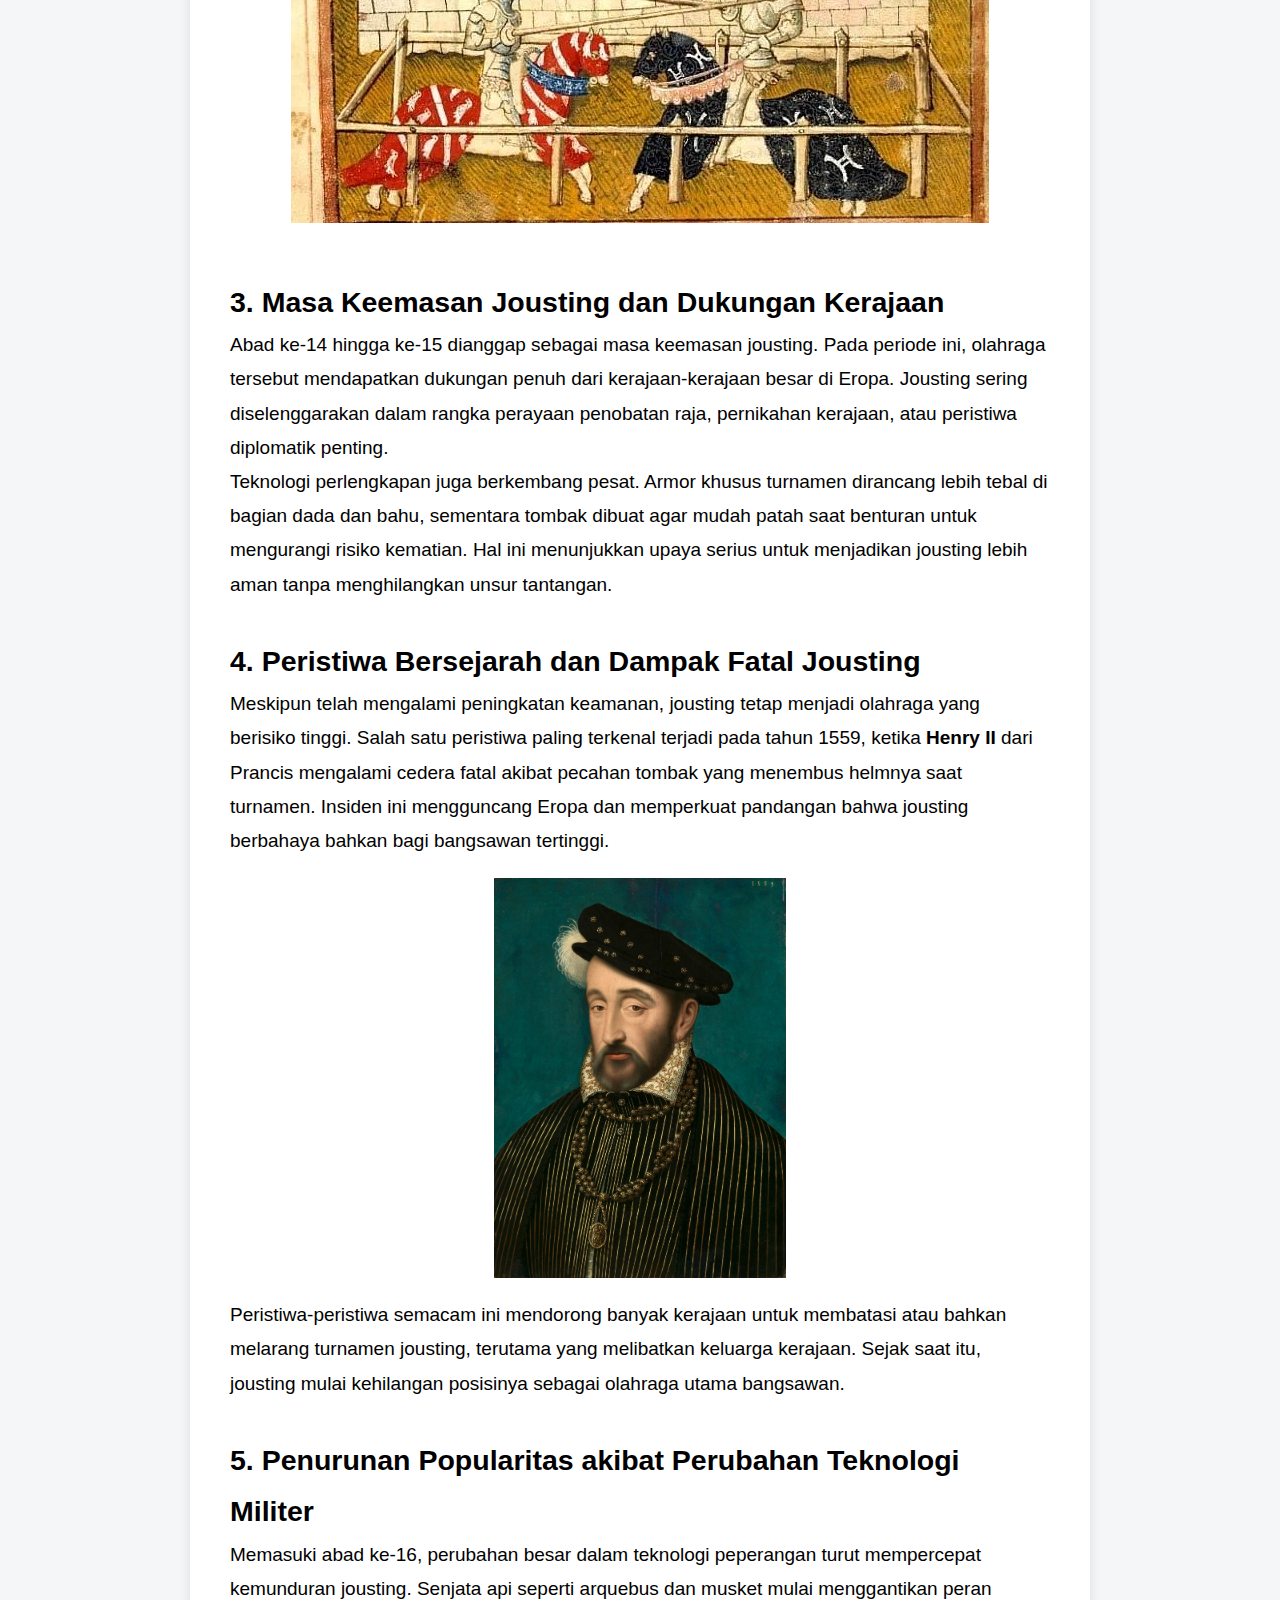
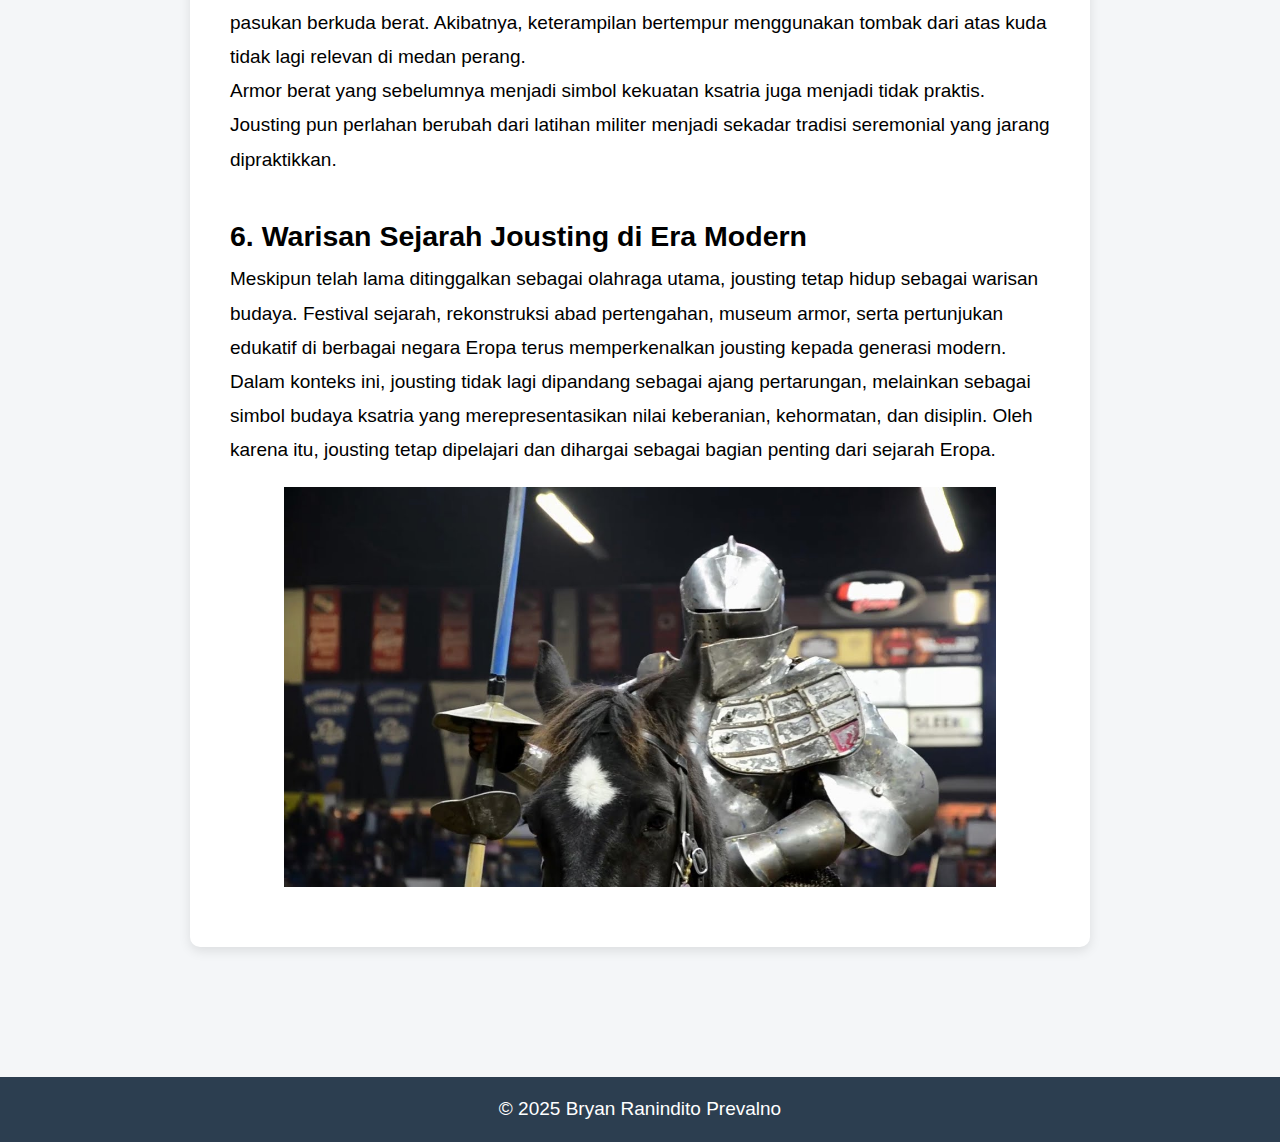
<file: navbar/Sejarah.html>
<!DOCTYPE html>
<html lang="id">
<head>
  <meta charset="UTF-8">
  <meta name="author" content="Bryan Ranindito Prevalno">
  <meta name="keywords" content="HTML,belajar">
  <meta name="description" content="pembelajaran HTML">
  <title>Olah Raga Jousting</title>
  <link rel="stylesheet" href="../style.css">
</head>

<body>

  
  <header>
    <nav class="navbar">
      <div class="logo"> <h2>Olah Raga Jousting</h2></div>
      <ul class="nav-links">
       <li><a href="../index.html" >Beranda</a></li>
       <li><a href="Sejarah.html"class="active">Sejarah</a></li>
       <li><a href="budaya.html">Budaya</a></li>
        <li><a href="pemain.html">Pemain</a></li>
        <li><a href="cara bermain.html">Cara Bermain</a></li>
        <li><a href="perlengkapan.html">Perlengkapan</a></li>
        <li><a href="Form.html">Form</a></li>      
      </ul>
    </nav>
  </header>

 
  <main>
<section id="sejarah" class="content">

  <h1>Sejarah Olahraga Jousting</h1>
    <img src="../img/early jousting.jpg" alt="Ilustrasi jousting awal abad pertengahan" height ="400px">
  <h2>1. Asal-Usul Jousting di Eropa Abad Pertengahan</h2>
  <p>
    Jousting pertama kali muncul di Eropa Barat sekitar abad ke-11, terutama di wilayah
    Prancis dan Normandia. Pada masa tersebut, jousting bukanlah olahraga hiburan,
    melainkan metode latihan militer bagi ksatria berkuda. Perang abad pertengahan
    sangat mengandalkan pasukan kavaleri berat, sehingga kemampuan bertarung
    menggunakan tombak dari atas kuda menjadi keterampilan yang sangat penting.
  </p>

  <p>
    Latihan ini dilakukan dalam bentuk duel satu lawan satu dengan kecepatan tinggi,
    bertujuan melatih kekuatan, keseimbangan, ketepatan sasaran, dan keberanian.
    Pada fase awal, jousting sangat berbahaya karena menggunakan senjata asli
    dan hampir tidak memiliki aturan keselamatan.
  </p>


<br>
  <h2>2. Peran Bangsawan dan Turnamen Feodal</h2>
  <p>
    Seiring berkembangnya sistem feodal pada abad ke-12 dan ke-13, para bangsawan
    mulai menyelenggarakan turnamen jousting sebagai ajang hiburan, pelatihan militer,
    dan demonstrasi kekuasaan. Turnamen menjadi sarana untuk memperlihatkan status
    sosial, kekayaan, serta kekuatan militer suatu wilayah.
  </p>
  <p>
    Dalam periode ini, jousting mulai memiliki struktur yang lebih jelas, termasuk
    arena khusus, aturan dasar, serta pembatasan area sasaran. Kehadiran penonton
    dari berbagai lapisan masyarakat menjadikan jousting sebagai tontonan publik
    yang sangat populer.
  </p>

  <img src="../img/medieval-tournament.jpg" alt="Turnamen jousting abad pertengahan">
<br>
  <h2>3. Masa Keemasan Jousting dan Dukungan Kerajaan</h2>
  <p>
    Abad ke-14 hingga ke-15 dianggap sebagai masa keemasan jousting. Pada periode ini,
    olahraga tersebut mendapatkan dukungan penuh dari kerajaan-kerajaan besar di Eropa.
    Jousting sering diselenggarakan dalam rangka perayaan penobatan raja, pernikahan
    kerajaan, atau peristiwa diplomatik penting.
  </p>
  <p>
    Teknologi perlengkapan juga berkembang pesat. Armor khusus turnamen dirancang
    lebih tebal di bagian dada dan bahu, sementara tombak dibuat agar mudah patah
    saat benturan untuk mengurangi risiko kematian. Hal ini menunjukkan upaya
    serius untuk menjadikan jousting lebih aman tanpa menghilangkan unsur tantangan.
  </p>
<br>

  <h2>4. Peristiwa Bersejarah dan Dampak Fatal Jousting</h2>
  <p>
    Meskipun telah mengalami peningkatan keamanan, jousting tetap menjadi olahraga
    yang berisiko tinggi. Salah satu peristiwa paling terkenal terjadi pada tahun 1559,
    ketika <b> Henry II </b> dari Prancis mengalami cedera fatal akibat pecahan tombak
    yang menembus helmnya saat turnamen. Insiden ini mengguncang Eropa dan
    memperkuat pandangan bahwa jousting berbahaya bahkan bagi bangsawan tertinggi.
  </p>  
  <img src="../img/henry ii.jpg" alt="Ilustrasi kecelakaan jousting Raja Henry II" height ="400px">
  <p>
    Peristiwa-peristiwa semacam ini mendorong banyak kerajaan untuk membatasi
    atau bahkan melarang turnamen jousting, terutama yang melibatkan keluarga
    kerajaan. Sejak saat itu, jousting mulai kehilangan posisinya sebagai olahraga
    utama bangsawan.
  </p>


<br>
  <h2>5. Penurunan Popularitas akibat Perubahan Teknologi Militer</h2>
  <p>
    Memasuki abad ke-16, perubahan besar dalam teknologi peperangan turut
    mempercepat kemunduran jousting. Senjata api seperti arquebus dan musket
    mulai menggantikan peran pasukan berkuda berat. Akibatnya, keterampilan
    bertempur menggunakan tombak dari atas kuda tidak lagi relevan di medan perang.
  </p>
  <p>
    Armor berat yang sebelumnya menjadi simbol kekuatan ksatria juga menjadi
    tidak praktis. Jousting pun perlahan berubah dari latihan militer menjadi
    sekadar tradisi seremonial yang jarang dipraktikkan.
  </p>
<br>
  <h2>6. Warisan Sejarah Jousting di Era Modern</h2>
  <p>
    Meskipun telah lama ditinggalkan sebagai olahraga utama, jousting tetap hidup
    sebagai warisan budaya. Festival sejarah, rekonstruksi abad pertengahan,
    museum armor, serta pertunjukan edukatif di berbagai negara Eropa terus
    memperkenalkan jousting kepada generasi modern.
  </p>
  <p>
    Dalam konteks ini, jousting tidak lagi dipandang sebagai ajang pertarungan,
    melainkan sebagai simbol budaya ksatria yang merepresentasikan nilai
    keberanian, kehormatan, dan disiplin. Oleh karena itu, jousting tetap
    dipelajari dan dihargai sebagai bagian penting dari sejarah Eropa.
  </p>

  <img src="../img/modern-jousting.jpg" alt="Rekonstruksi jousting modern"height ="400px">

</section>

  </main>
    <footer class="footer">
    <p>&copy; 2025 Bryan Ranindito Prevalno</p>
  </footer>
</body>
</file>
<file: style.css>
* {
  margin: 0;
  padding: 0;
  box-sizing: border-box;
  font-family: Arial, sans-serif;
}

body {
  background-color: #f4f4f4;
}
.navbar {
  position: sticky;
  top: 0;
  z-index: 1000;

  background-color: #2c3e50;
  color: white;
  display: flex;
  justify-content: space-between;
  align-items: center;
  padding: 10px 30px;
}


.logo {
  font-size: 20px;
  font-weight: bold;
}

.nav-links {
  list-style: none;
  display: flex;
  gap: 20px;
}

.nav-links li {
  display: inline;
}

.nav-links a {
  color: white;
  text-decoration: none;
  font-weight: bold;
  padding: 8px 12px;
  border-radius: 4px;
}

.nav-links a:hover {
  background-color: #555;
}
img {
  display: block;
  margin: 20px auto;
}
video {
  display: block;
  margin: 20px auto;
}
.nav-links a.active {
  background-color: #04AA6D;
}

main {
  padding: 50px;
}
body {
  font-size: 19px;
}
.footer {
  text-align: center;
  padding: 15px;
  background-color: #2c3e50;
  color: white;
}
.judul-utama {
  text-align: center;
  width: 100%;
}
.judul-utama {
  margin-top: 5px;
}
* {
  margin: 0;
  padding: 0;
  box-sizing: border-box;
}

body {
  font-family: "Times New Roman", serif;
  background-color: #f4f6f8;
  line-height: 1.8;
}


.navbar {
  background-color: #2c3e50;
  color: white;
  display: flex;
  justify-content: space-between;
  align-items: center;
  padding: 16px 30px;
}

.logo h2 {
  font-size: 22px;
}

.nav-links {
  list-style: none;
  display: flex;
  gap: 20px;
}

.nav-links a {
  color: white;
  text-decoration: none;
  font-weight: bold;
  padding: 8px 14px;
  border-radius: 4px;
}

.nav-links a:hover {
  background-color: #34495e;
}

.nav-links a.active {
  background-color: #2c7be5;
}


.content {
  max-width: 900px;
  background-color: white;
  margin: 40px auto;
  padding: 40px;
  border-radius: 10px;
  box-shadow: 0 4px 12px rgba(0,0,0,0.1);
}

#carabermain {
  text-align: center;
  font-size: 32px;
  margin-bottom: 40px;
  color: #2c3e50;
}


.content > ol {
  counter-reset: section;
}

.content > ol > li {
  list-style: none;
  background-color: #f9fafb;
  padding: 25px;
  margin-bottom: 25px;
  border-left: 6px solid #2c7be5;
  border-radius: 6px;
}

.content > ol > li::before {
  counter-increment: section;
  content: counter(section);
  font-size: 28px;
  font-weight: bold;
  color: #2c7be5;
  margin-right: 10px;
}

.content strong {
  display: block;
  font-size: 20px;
  margin-bottom: 10px;
  color: #1f2933;
}

.content ol ol {
  padding-left: 20px;
}

.content ol ol li {
  list-style-type: disc;
  margin-bottom: 10px;
}


.footer {
  text-align: center;
  padding: 15px;
  background-color: #2c3e50;
  color: white;
  margin-top: 40px;
}
.toggle-btn {
  background-color: #2c7be5;
  color: white;
  border: none;
  padding: 10px 18px;
  font-size: 16px;
  border-radius: 6px;
  cursor: pointer;
  margin-bottom: 15px;
}

.toggle-btn:hover {
  background-color: #1a5fc7;
}

#extraInfo {
  display: none;
  background-color: #f1f5f9;
  padding: 15px;
  border-radius: 6px;
}
#extraInfo {
  display: none;
  margin-top: 20px;
  padding: 20px;
  background-color: #eef5ff;
  border-left: 6px solid #ffd903;
  border-radius: 8px;
  box-shadow: 0 3px 8px rgba(0,0,0,0.1);
  animation: fadeIn 0.3s ease-in-out;
}

#extraInfo p {
  margin: 0;
  font-size: 16px;
}


@keyframes fadeIn {
  from {
    opacity: 0;
    transform: translateY(-5px);
  }
  to {
    opacity: 1;
    transform: translateY(0);
  }
}
.budaya {
  max-width: 900px;
  margin: 40px auto;
}

.judul-halaman {
  text-align: center;
  font-size: 34px;
  margin-bottom: 40px;
  color: #2c3e50;
}

.budaya-section {
  margin-bottom: 50px;
}

.budaya-section h2 {
  font-size: 26px;
  margin-bottom: 15px;
  color: #1f2933;
}

.budaya-section p {
  font-size: 18px;
  text-align: justify;
  margin-bottom: 20px;
}

.budaya-section img {
  width: 80%;
  max-width: 600px;
  display: block;
  margin: 20px auto;
  border-radius: 8px;
  box-shadow: 0 4px 10px rgba(0,0,0,0.15);
}
.form-container {
  max-width: 400px;
  margin: 60px auto;
  background-color: white;
  padding: 30px;
  border-radius: 10px;
  box-shadow: 0 4px 12px rgba(0,0,0,0.15);
}

.form-container h2 {
  text-align: center;
  margin-bottom: 25px;
  color: #2c3e50;
}

.form-container label {
  display: block;
  margin-bottom: 6px;
  font-weight: bold;
}

.form-container input[type="text"],
.form-container input[type="password"],
.form-container input[type="email"] {
  width: 100%;
  padding: 10px;
  margin-bottom: 18px;
  border: 1px solid #ccc;
  border-radius: 6px;
  font-size: 16px;
}

.form-container input:focus {
  outline: none;
  border-color: #2c7be5;
}

.form-button {
  display: flex;
  justify-content: space-between;
}

.form-button input {
  width: 48%;
  padding: 10px;
  font-size: 16px;
  border: none;
  border-radius: 6px;
  cursor: pointer;
}

.form-button input[type="submit"] {
  background-color: #2c7be5;
  color: white;
}

.form-button input[type="reset"] {
  background-color: #999;
  color: white;
}

.form-button input:hover {
  opacity: 0.85;

}
.logo {
  display: flex;
  align-items: center;
  gap: 10px;
}

.logo img {
  height: 36px;   
  width: auto;
  display: block;
}


.logo span {
  font-size: 20px;
  font-weight: bold;
  color: white;
}
</file>
